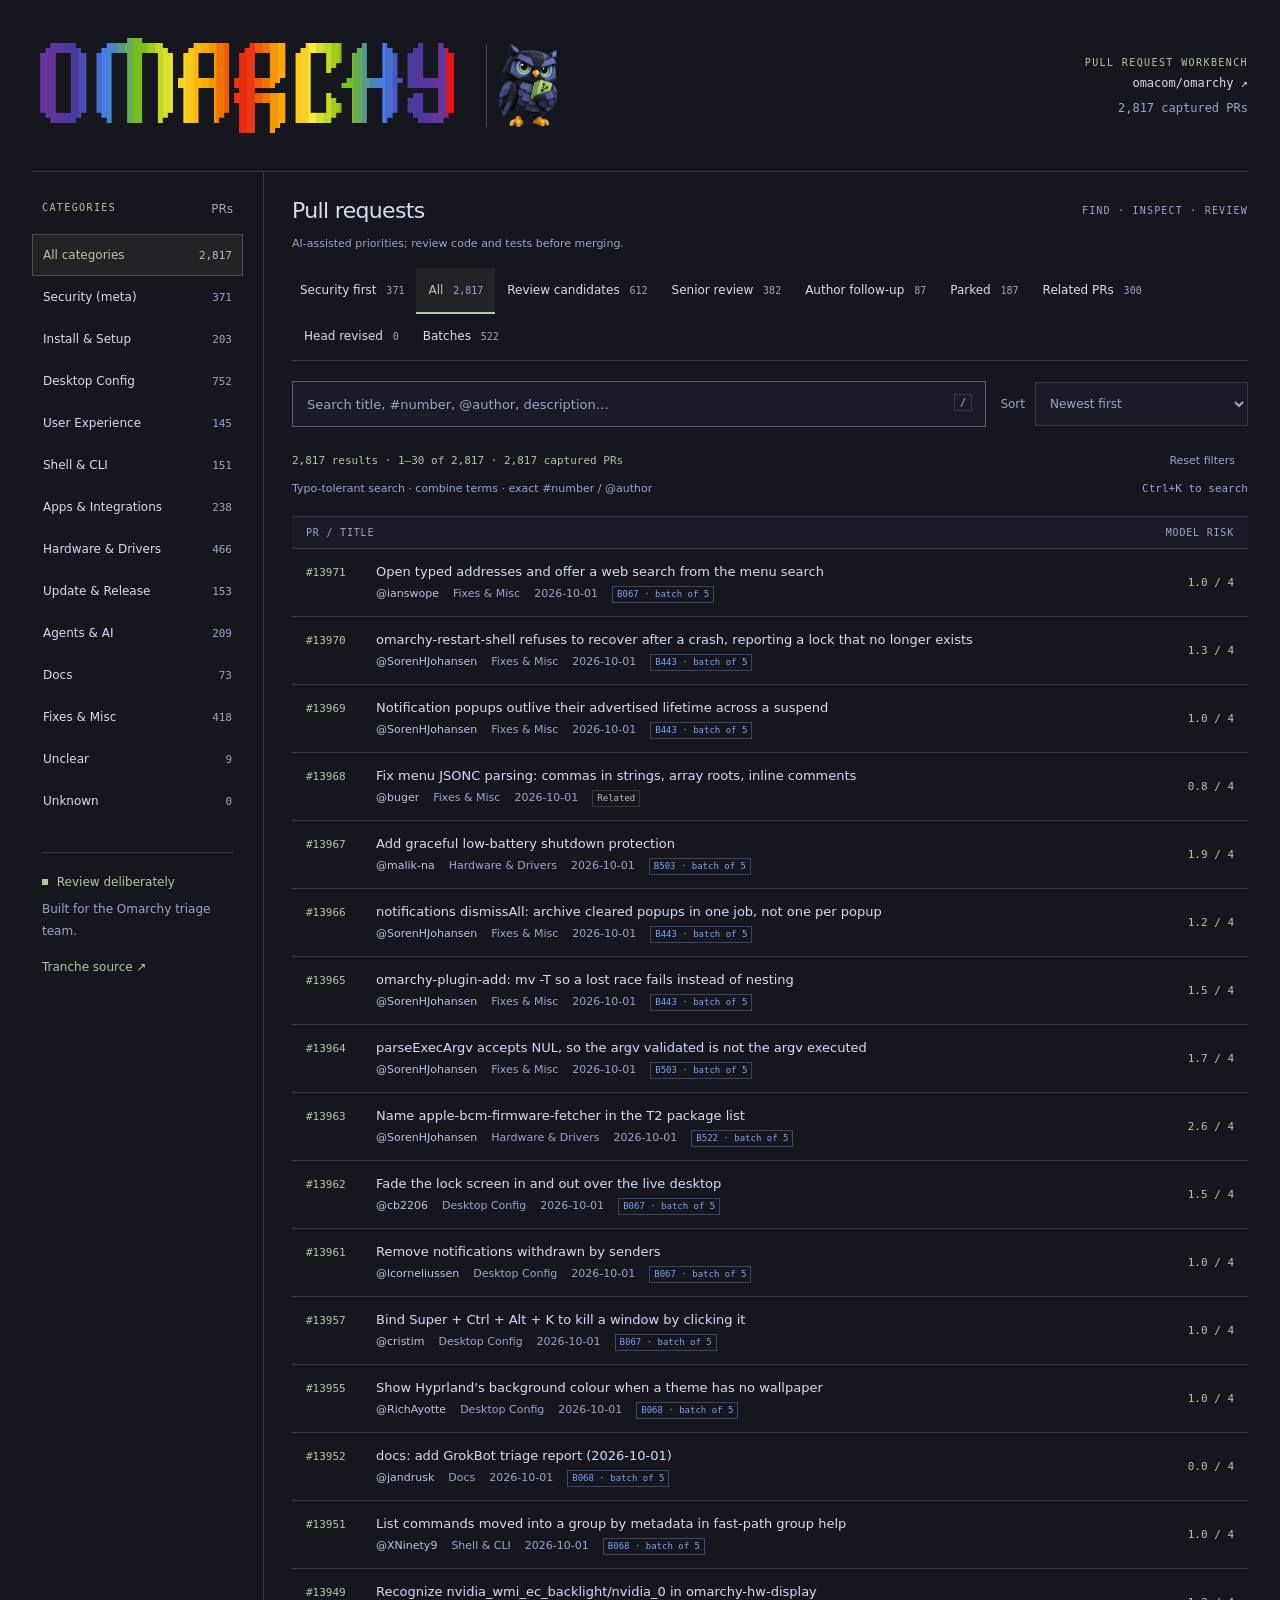
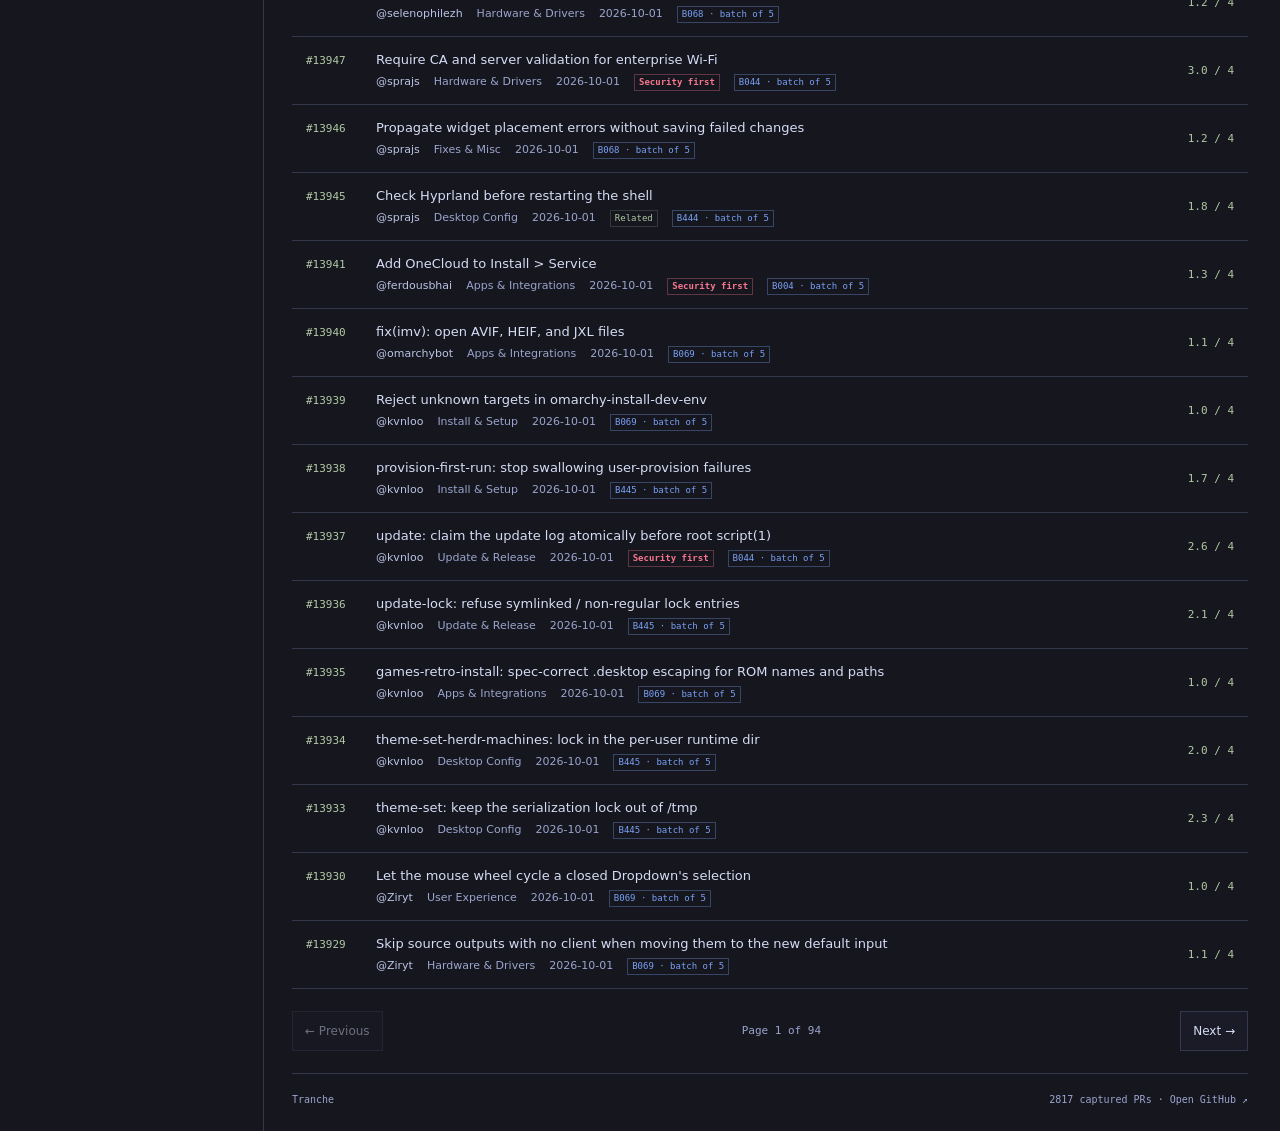
<file: docs/index.html>
<!doctype html>
<html lang="en"><head><meta charset="utf-8">
<meta name="viewport" content="width=device-width,initial-scale=1">
<meta name="color-scheme" content="dark">
<title>OMARCHY — TRIAGE with Tranche (powered by Jev)</title>
<link rel="stylesheet" href="assets/workbench.css">
<script src="assets/workbench.js" defer></script>
</head><body>
<a class="skip-link" href="#search">Skip to PR search</a>
<div class="shell">
<header class="masthead">
<div class="report-brand">
<h1><picture class="wordmark"><source media="(max-width:600px) and (prefers-reduced-motion: reduce)" srcset="assets/omarchy-title.png"><source media="(max-width:600px)" srcset="assets/omarchy.gif"><source media="(prefers-reduced-motion: reduce)" srcset="assets/tranche-title.png"><img src="assets/tranche.gif" alt="OMARCHY — TRIAGE with Tranche (powered by Jev)" width="1560" height="473"></picture></h1>
<div class="mobile-signoff">TRIAGE with <span class="tranche-motion">Tranche</span> <small>(powered by Jev)</small></div>
<figure class="keeper"><img src="assets/tranche-mascot.png" alt="Tranche, the backlog keeper, holding three pull-request cards" width="564" height="800"></figure>
</div>
<div class="masthead-context"><span class="eyebrow">PULL REQUEST WORKBENCH</span><a href="https://github.com/omacom/omarchy">omacom/omarchy ↗</a><p>2,817 captured PRs</p></div>
</header>
<div class="workbench">
<aside aria-label="PR categories" class="sidebar">
<div class="sidebar-heading"><span class="eyebrow">CATEGORIES</span><span class="small">PRs</span></div>
<div id="category-buttons"></div>
<label class="mobile-category" for="category">Category<select id="category"><option value="all">All categories</option><option value="security-review">Security (meta)</option><option value="install-setup">Install &amp; Setup</option><option value="desktop-config">Desktop Config</option><option value="user-experience">User Experience</option><option value="shell-cli">Shell &amp; CLI</option><option value="apps-integrations">Apps &amp; Integrations</option><option value="hardware-drivers">Hardware &amp; Drivers</option><option value="update-release">Update &amp; Release</option><option value="agents-ai">Agents &amp; AI</option><option value="docs">Docs</option><option value="fix-misc">Fixes &amp; Misc</option><option value="unclear">Unclear</option><option value="unknown">Unknown</option></select></label>
<div class="sidebar-foot"><span class="status-dot"></span> Review deliberately<p>Built for the Omarchy triage team.</p><a href="https://github.com/blackopsrepl/Tranche">Tranche source ↗</a></div>
</aside>
<main id="main">
<div class="queue-heading"><h2>Pull requests</h2><span class="small">FIND · INSPECT · REVIEW</span></div>
<p class="product-note">AI-assisted priorities; review code and tests before merging.</p>
<nav id="queues" class="queues" aria-label="Review queues">
<button type="button" data-queue="security" aria-pressed="false">Security first <span></span></button>
<button type="button" data-queue="all" aria-pressed="true">All <span></span></button>
<button type="button" data-queue="candidates" aria-pressed="false">Review candidates <span></span></button>
<button type="button" data-queue="senior" aria-pressed="false">Senior review <span></span></button>
<button type="button" data-queue="followup" aria-pressed="false">Author follow-up <span></span></button>
<button type="button" data-queue="parked" aria-pressed="false">Parked <span></span></button>
<button type="button" data-queue="related" aria-pressed="false">Related PRs <span></span></button>
<button type="button" data-queue="revised" aria-pressed="false">Head revised <span></span></button>
<button type="button" id="batches-view" aria-pressed="false">Batches <span></span></button>
</nav>
<section id="batch-overview" class="batch-overview" aria-label="Pre-release merge batches" hidden>
<h3 class="overview-heading">Suggested merge batches</h3>
<p class="small">Each batch is a Jev-determined group of PRs to merge into ONE pull request. Ordered security-first, then risk band and evidenced head idle time. Model-suggested — never a merge approval. Open a batch to inspect its PRs.</p>
<div id="batch-list"></div>
</section>
<div class="toolbar">
<div class="search-field"><label for="search" class="sr-only">Search PR title, number, author or description</label><input type="search" id="search" placeholder="Search title, #number, @author, description…" autocomplete="off" spellcheck="false" aria-describedby="search-help"><kbd aria-hidden="true">/</kbd></div>
<label class="sort-field" for="sort">Sort<select id="sort"><option value="newest">Newest first</option><option value="oldest">Oldest first</option><option value="risk">Model risk: high first</option><option value="idle">Head idle: oldest bound first</option></select></label>
</div>
<div class="result-summary"><p id="result-count" role="status" aria-live="polite" aria-atomic="true"></p><button id="reset" type="button">Reset filters</button></div>
<p id="search-help" class="search-help">Typo-tolerant search · combine terms · exact #number / @author <span>Ctrl+K to search</span></p>
<div class="column-head" aria-hidden="true"><span>PR / TITLE</span><span>MODEL RISK</span></div>
<ol id="results" class="results" aria-label="Pull requests"></ol>
<div id="empty" class="empty" hidden><span class="eyebrow">NO MATCHES</span><h3>No pull requests found.</h3><p>Try fewer terms or a different queue or category.</p><button id="empty-reset" type="button">Show all pull requests</button></div>
<nav class="pagination" aria-label="Results pages"><button id="prev" type="button">← Previous</button><span id="page-label"></span><button id="next" type="button">Next →</button></nav>
<noscript><p>Enable JavaScript to search and inspect 2817 captured PRs. <a href="https://github.com/omacom/omarchy/pulls">Browse on GitHub</a>.</p></noscript>
<div id="load-failure" class="load-failure" hidden><p>The workbench data failed to load. <a href="https://github.com/omacom/omarchy/pulls">Browse the pull requests on GitHub</a>, then reload this page.</p></div>
<footer><a href="https://github.com/blackopsrepl/Tranche">Tranche</a><span>2817 captured PRs · <a href="https://github.com/omacom/omarchy/pulls">Open GitHub ↗</a></span></footer>
</main>
</div>
</div>
<dialog id="pr-dialog" aria-labelledby="detail-title">
<div class="dialog-toolbar"><span class="eyebrow" id="detail-number"></span><button id="close-detail" type="button" autofocus aria-label="Close PR details">Close <kbd>Esc</kbd></button></div>
<div id="detail-content"></div>
</dialog>
</body></html>
</file>
<file: docs/assets/workbench.css>
/* Tokyo Night / sage. A dense workbench, not a report or card dashboard. */
:root {
  color-scheme: dark;
  --bg: #16161e; --surface: #1a1b26; --hover: #222534; --line: #33384e;
  --ink: #d5dcf5; --muted: #9aa5ce; --sage: #b0c9a3; --sage-wash: #b0c9a311;
  --blue: #7aa2f7; --red: #f7768e; --mono: "DejaVu Sans Mono", "Liberation Mono", monospace;
}
* {box-sizing: border-box; border-radius: 0;}
body {margin: 0; background: var(--bg); color: var(--ink); font: 14px/1.5 "DejaVu Sans", "Segoe UI", sans-serif;}
button, input, select {font: inherit; color: inherit; border-radius: 0;}
button, select {cursor: pointer;}
button {border: 1px solid var(--line); background: var(--surface); padding: 8px 12px; min-height: 40px;}
button:hover {background: var(--hover); border-color: var(--muted);}
button:disabled {opacity: .45; cursor: default;}
a {color: var(--sage); text-decoration: none;}
a:hover {text-decoration: underline;}
:focus-visible {outline: 2px solid var(--sage); outline-offset: 3px;}
[hidden] {display: none !important;}
.sr-only {position: absolute; width: 1px; height: 1px; padding: 0; margin: -1px; overflow: hidden; clip: rect(0,0,0,0); white-space: nowrap; border: 0;}
.skip-link {position: absolute; top: -100px; left: 12px; z-index: 10; background: var(--surface); padding: 12px;}
.skip-link:focus {top: 8px;}
.shell {max-width: 1520px; margin: 0 auto; padding: 0 32px;}
.masthead {display: flex; align-items: center; justify-content: space-between; gap: 24px; min-height: 172px; border-bottom: 1px solid var(--line);}
.report-brand {display: grid; grid-template-columns: minmax(0, 430px) 72px; align-items: center; gap: 24px; padding: 20px 0;}
h1 {margin: 0; line-height: 0;}
.wordmark img {display: block; width: 100%; height: auto;}
.keeper {margin: 0; padding-left: 12px; border-left: 1px solid #b0c9a344;}
.keeper img {display: block; width: 100%; height: auto;}
.mobile-signoff {display: none;}
.masthead-context {text-align: right; color: var(--muted); font: 12px/1.8 var(--mono);}
.masthead-context a {display: block; color: var(--ink);}
.masthead-context p {margin: 3px 0 0;}
.eyebrow {font: 10px/1.5 var(--mono); letter-spacing: .14em; color: var(--sage);}
.small {font-size: 12px; color: var(--muted);}
.workbench {display: grid; grid-template-columns: 232px minmax(0,1fr);}
.sidebar {border-right: 1px solid var(--line); padding: 28px 20px 28px 0;}
.sidebar-heading {display: flex; justify-content: space-between; padding: 0 10px 16px;}
.category-button {display: flex; justify-content: space-between; align-items: center; gap: 8px; width: 100%; border: 1px solid transparent; text-align: left; background: transparent; padding: 9px 10px; min-height: 42px; font-size: 12px;}
.category-count {color: var(--muted); font: 11px var(--mono);}
.category-button[aria-pressed=true] {color: var(--sage); background: var(--sage-wash); border-color: #b0c9a344;}
.category-button[aria-pressed=true] .category-count {color: var(--sage);}
.sidebar-foot {margin: 30px 10px 0; padding-top: 20px; border-top: 1px solid var(--line); font-size: 12px; color: var(--sage);}
.sidebar-foot p {color: var(--muted); line-height: 1.8; margin: 8px 0 16px;}
.status-dot {display: inline-block; width: 6px; height: 6px; background: var(--sage); margin: 0 5px 1px 0;}
.mobile-category {display: none;}
main {min-width: 0; padding: 24px 0 24px 28px;}
.queue-heading {display: flex; align-items: center; justify-content: space-between; gap: 12px; margin-bottom: 18px;}
h2 {font-size: 22px; font-weight: 500; line-height: 1.35; margin: 0; letter-spacing: -.03em;}
.queue-heading .small {font: 10px var(--mono); letter-spacing: .12em;}
.batch-overview {border: 1px solid var(--line); border-top: 0; background: var(--surface); padding: 18px 14px 8px; margin-bottom: 20px;}
.overview-heading {font-size: 16px; font-weight: 500; margin: 0 0 6px;}
.batch-overview > .small {margin: 0 0 14px; line-height: 1.7;}
#batch-list {display: grid; grid-template-columns: repeat(auto-fill, minmax(320px, 1fr)); gap: 12px;}
.batch-card {border: 1px solid var(--line); padding: 12px; display: grid; gap: 10px; align-content: start;}
.batch-head {display: flex; align-items: center; gap: 10px;}
.batch-name {display: block; margin-bottom: 6px; font: 12px var(--mono); color: var(--sage);}
.pair-diagnostic .related-member {margin-top: 4px;}
.batch-open {min-height: 34px; padding: 4px 10px; font: 12px var(--mono); color: var(--sage);}
.copy-prompt {min-height: 30px; padding: 2px 8px; font-size: 11px; margin-left: auto; color: var(--muted);}
.prompt-details {border-top: 1px solid var(--line); padding-top: 8px;}
.prompt-details summary {cursor: pointer; font: 11px var(--mono); color: var(--blue);}
.prompt-text {margin: 8px 0 0; padding: 10px; border: 1px solid var(--line); background: var(--bg); font: 11px/1.6 var(--mono); white-space: pre-wrap; overflow-wrap: anywhere; max-height: 260px; overflow-y: auto; color: var(--muted);}
.batch-meta {display: flex; flex-wrap: wrap; gap: 4px 14px; color: var(--muted); font-size: 11px;}
.product-note {font-size: 11px; color: var(--muted); margin: -8px 0 16px;}
.queues {display: flex; gap: 0; flex-wrap: wrap; border-bottom: 1px solid var(--line); margin-bottom: 20px;}
.queues button {border: 0; border-bottom: 2px solid transparent; background: transparent; min-height: 46px; padding: 10px 12px; font-size: 12px;}
.queues button:first-child {padding-left: 8px;}
.queues button[aria-pressed=true] {color: var(--sage); border-bottom-color: var(--sage); background: var(--sage-wash);}
.queues button span {font: 10px var(--mono); color: var(--muted); margin-left: 6px;}
.toolbar {display: grid; grid-template-columns: minmax(0,1fr) auto; gap: 14px; align-items: stretch;}
.search-field {position: relative; min-width: 0;}
input[type=search] {width: 100%; height: 46px; border: 1px solid #59617a; background: var(--surface); padding: 10px 42px 10px 14px; outline-offset: 2px; font-size: 13px;}
input::placeholder {color: var(--muted); opacity: 1;}
kbd {font: 11px var(--mono); padding: 1px 5px; border: 1px solid var(--line); color: var(--muted);}
.search-field kbd {position: absolute; right: 14px; top: 13px; pointer-events: none;}
.sort-field {display: flex; align-items: center; gap: 10px; color: var(--muted); font-size: 12px;}
select {background: var(--surface); border: 1px solid var(--line); padding: 10px; min-height: 44px; max-width: 100%;}
.result-summary {display: flex; align-items: center; justify-content: space-between; gap: 8px; margin-top: 14px;}
.result-summary p {margin: 0; font: 11px/1.7 var(--mono); color: var(--sage);}
.result-summary button {background: transparent; border-color: transparent; color: var(--muted); font-size: 11px; white-space: nowrap;}
.search-help {color: var(--muted); font-size: 11px; margin: 0 0 18px;}
.search-help span {float: right; font-family: var(--mono);}
.column-head {display: grid; grid-template-columns: minmax(0,1fr) 104px; padding: 10px 14px; background: var(--surface); border-top: 1px solid var(--line); border-bottom: 1px solid var(--line); color: var(--muted); font: 10px var(--mono); letter-spacing: .08em;}
.column-head span:last-child {text-align: right;}
.results {list-style: none; padding: 0; margin: 0;}
.pr-row {border-bottom: 1px solid var(--line);}
.pr-open {width: 100%; display: grid; grid-template-columns: minmax(0,1fr) 104px; align-items: center; gap: 12px; background: transparent; border: 0; padding: 13px 14px; text-align: left;}
.pr-open:hover {background: var(--sage-wash);}
.pr-open:focus-visible {outline-offset: -2px;}
.pr-info {min-width: 0;}
.pr-heading {display: flex; align-items: baseline; gap: 12px; min-width: 0;}
.pr-number {font: 11px var(--mono); color: var(--sage); flex: 0 0 58px;}
.pr-title {overflow: hidden; white-space: nowrap; text-overflow: ellipsis; font-size: 13px; font-weight: 500;}
.pr-meta {display: flex; flex-wrap: wrap; gap: 3px 14px; margin: 5px 0 0 70px; color: var(--muted); font-size: 11px;}
.pr-author {color: #b9c4e6; max-width: 200px; overflow: hidden; text-overflow: ellipsis; white-space: nowrap;}
.tag {font: 9px/1.6 var(--mono); color: var(--sage); border: 1px solid #b0c9a333; padding: 0 4px;}
.tag.security {color: var(--red); border-color: #f7768e55; font-weight: 700;}
.tag.batch {color: var(--blue); border-color: #7aa2f755;}
.tag.parked {color: #e0af68; border-color: #e0af6855;} /* amber: held, not refused */
.tag.revised {color: var(--blue); border-color: #7aa2f755;}
.draft {color: #e0af68; border-color: #e0af6833;}
.risk {font: 11px var(--mono); text-align: right; white-space: nowrap;}
.risk.known {color: var(--sage);}
.risk.high {color: var(--red);}
.risk.unknown {color: var(--muted);}
.empty {text-align: center; padding: 50px 16px; border-bottom: 1px solid var(--line);}
.empty h3 {font-weight: 500; font-size: 20px; margin: 12px 0;}
.empty p {color: var(--muted);}
.pagination {display: flex; justify-content: space-between; align-items: center; padding: 22px 0; gap: 12px;}
.pagination span {font: 11px var(--mono); color: var(--muted);}
.pagination button {font-size: 12px;}
footer {display: flex; justify-content: space-between; flex-wrap: wrap; gap: 10px; padding-top: 18px; border-top: 1px solid var(--line); font: 10px/1.5 var(--mono); color: var(--muted);}
footer a {color: var(--muted);}
.load-failure {border: 1px solid var(--red); border-left-width: 4px; background: var(--surface); padding: 14px 16px; margin: 0 0 18px; color: var(--red);}
.load-failure p {margin: 0;}
.load-failure a {color: var(--ink); text-decoration: underline;}
dialog {width: min(780px, calc(100% - 32px)); max-height: calc(100dvh - 48px); padding: 0; border: 1px solid #65708e; background: var(--surface); color: var(--ink); box-shadow: 0 24px 100px #0009; overflow-y: auto; overscroll-behavior: contain;}
dialog::backdrop {background: #090b14cc;}
body:has(dialog[open]) {overflow: hidden;}
.dialog-toolbar {position: sticky; top: 0; z-index: 1; background: var(--surface); display: flex; align-items: center; justify-content: space-between; padding: 12px 24px; border-bottom: 1px solid var(--line); gap: 10px;}
.dialog-toolbar button {font-size: 12px;}
#detail-content {padding: 24px; overflow-wrap: anywhere;}
#detail-title {font-size: 24px; line-height: 1.4; margin-bottom: 16px;}
.github-link {display: inline-block; font-size: 13px; margin-bottom: 24px;}
.properties {display: grid; grid-template-columns: 1fr 1fr; margin: 0; border-top: 1px solid var(--line);}
.properties div {padding: 12px 12px 12px 0; border-bottom: 1px solid var(--line); min-width: 0;}
dt {font: 10px var(--mono); color: var(--muted); margin-bottom: 6px;}
dd {margin: 0; font-size: 12px;}
#detail-content h3 {font: 12px var(--mono); color: var(--sage); margin: 26px 0 12px;}
#detail-content h4 {font-size: 13px; font-weight: 500; margin: 20px 0 12px;}
.body-snippet {white-space: pre-wrap; line-height: 1.8; font-size: 13px;}
.related-members {display: grid; gap: 8px;}
.related-member {text-align: left; color: var(--blue); font-size: 12px; overflow-wrap: anywhere; min-height: 44px;}
.diagnostics {list-style: none; margin: 12px 0; padding: 0;}
.pair-diagnostic {padding: 12px 0; border-bottom: 1px solid var(--line);}
.pair-diagnostic button {padding: 4px 0; background: transparent; border: 0; min-height: 44px;}
.pair-diagnostic p {margin: 4px 0;}
.relationships > .small {line-height: 1.8;}
@media (max-width: 1100px) {
  .shell {padding: 0 22px;}
  .workbench {grid-template-columns: 210px minmax(0,1fr);}
  main {padding-left: 22px;}
  .toolbar {grid-template-columns: minmax(0,1fr); gap: 10px;}
  .sort-field {justify-content: flex-end;}
  .queues button {padding: 10px 8px;}
}
@media (max-width: 760px) {
  .shell {padding: 0 16px;}
  .masthead {min-height: 150px;}
  .masthead-context {display: none;}
  .report-brand {width: 100%; max-width: 520px; grid-template-columns: minmax(0,1fr) 62px; gap: 18px;}
  .workbench {display: block;}
  .sidebar {padding: 16px 0 0; border: 0;}
  .sidebar-heading, #category-buttons, .sidebar-foot {display: none;}
  .mobile-category {display: flex; align-items: center; gap: 14px; font: 11px var(--mono); color: var(--muted);}
  .mobile-category select {flex: 1; min-width: 0; font: 12px "DejaVu Sans", sans-serif;}
  main {padding: 18px 0 24px;}
  .queue-heading {margin-bottom: 10px;}
  .queue-heading .small {font-size: 8px; letter-spacing: .05em;}
  .queues {display: grid; grid-template-columns: repeat(6, minmax(0,1fr)); margin-bottom: 14px;}
  .queues button {grid-column: span 2; min-height: 44px; font-size: 11px; padding: 8px 3px;}
  .queues button:nth-last-child(-n+2) {grid-column: span 3;}
  .queues button span {font-size: 9px; margin-left: 3px;}
  .toolbar {gap: 8px;}
  .sort-field {justify-content: space-between;}
  .sort-field select {flex: 1; max-width: 220px;}
  .search-field input {font-size: 12px;}
  .result-summary {align-items: flex-start; margin-top: 12px;}
  .result-summary p {font-size: 10px; max-width: 240px;}
  .result-summary button {padding: 0 3px; min-height: 44px; font-size: 10px;}
  .search-help {font-size: 10px; margin: 0 0 12px;}
  .search-help span {display: none;}
  .column-head {grid-template-columns: minmax(0,1fr) 68px; font-size: 9px; padding: 10px 4px;}
  .pr-open {grid-template-columns: minmax(0,1fr) 68px; gap: 8px; padding: 12px 4px;}
  .pr-heading {display: block;}
  .pr-number {display: block; margin-bottom: 4px; font-size: 10px;}
  .pr-title {display: -webkit-box; -webkit-box-orient: vertical; -webkit-line-clamp: 2; white-space: normal; overflow-wrap: anywhere; font-size: 12px;}
  .pr-meta {margin-left: 0; gap: 3px 10px; font-size: 10px;}
  .risk {font-size: 10px;}
  .pagination button {min-height: 44px;}
  dialog {width: calc(100% - 20px); max-height: calc(100dvh - 20px);}
  .dialog-toolbar {padding: 10px 16px;}
  #detail-content {padding: 18px 16px;}
  #detail-title {font-size: 20px;}
}
@media (max-width: 600px) {
  .masthead {min-height: 136px;}
  .report-brand {grid-template-columns: minmax(0,1fr) 48px; gap: 10px 16px; padding: 14px 0;}
  .report-brand h1 {grid-column: 1;}
  .keeper {grid-column: 2; grid-row: 1 / 3; padding-left: 8px;}
  .mobile-signoff {display: block; font: 600 14px/1.5 var(--mono);}
  .mobile-signoff small {font-size: 10px; font-weight: 400; display: block; color: var(--muted);}
  .tranche-motion {background: linear-gradient(90deg,#ff8a00,#ed1c24,#613b9c,#4a8ec7,#86bd20,#ffcd19,#ff8a00); background-size: 200% auto; background-clip: text; color: transparent; animation: tranche-colors 2.5s linear infinite;}
}
@keyframes tranche-colors {to {background-position: 200% center;}}
@media (prefers-reduced-motion: reduce) {
  *, *::before, *::after {animation: none !important; scroll-behavior: auto !important;}
  .tranche-motion {background: none; color: var(--sage);}
}
@media (forced-colors: active) {
  button[aria-pressed=true] {border: 2px solid Highlight;}
}
</file>
